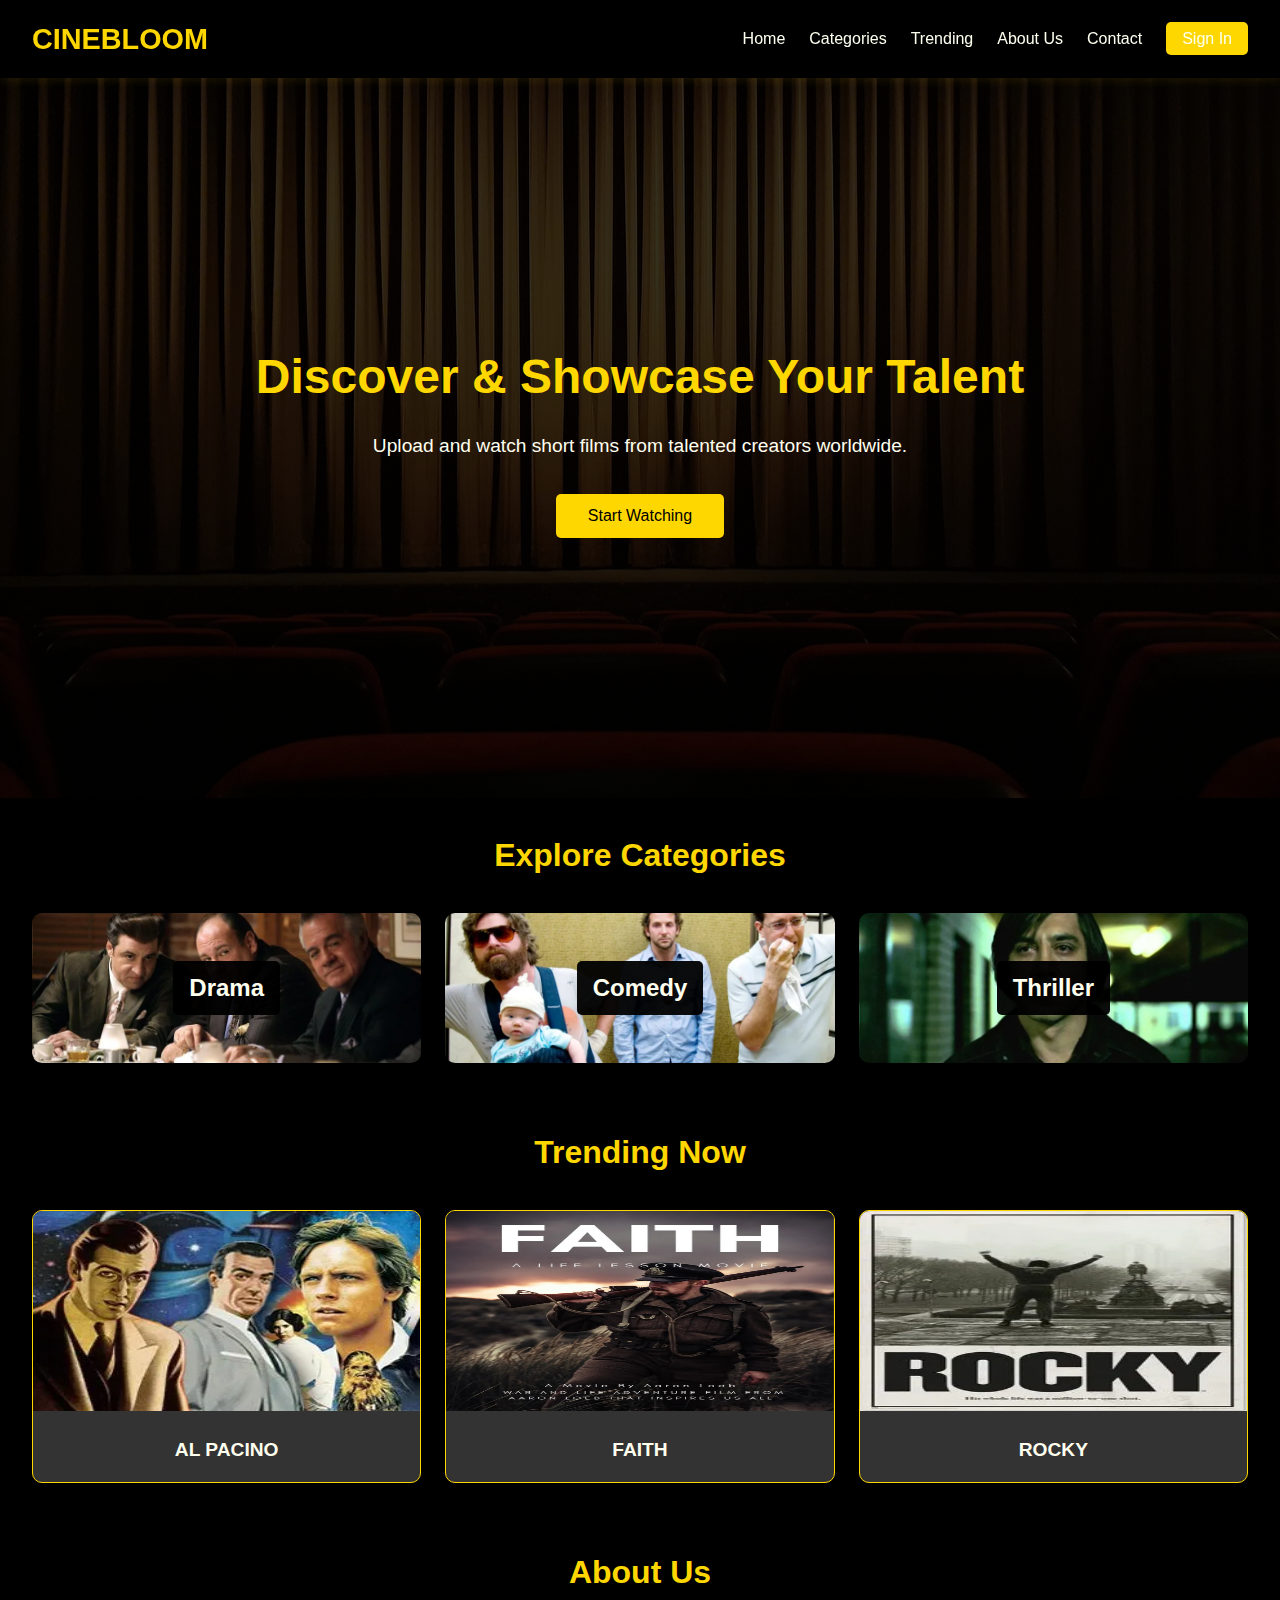
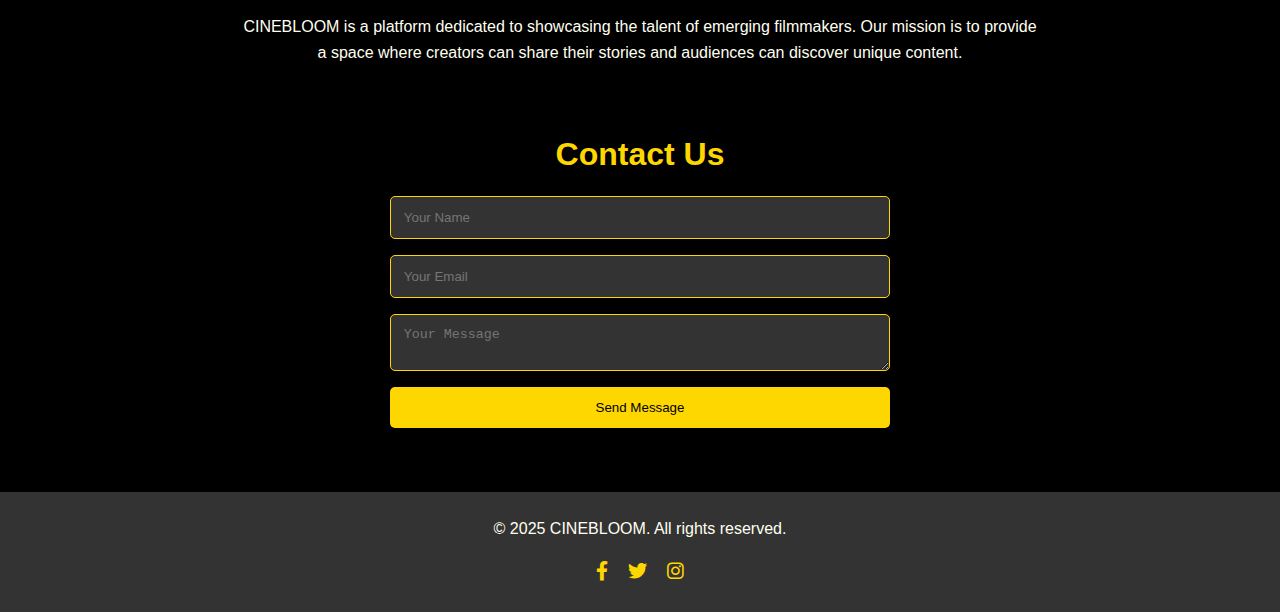
<file: index.html>
<!DOCTYPE html>
<html lang="en">
<head>
    <meta charset="UTF-8">
    <meta name="viewport" content="width=device-width, initial-scale=1.0">
    <meta name="description" content="Watch and upload short films. A platform for emerging filmmakers to showcase their talent.">
    <meta name="keywords" content="short films, indie films, film platform, watch movies online">
    <meta name="author" content="CINEBLOOM">
    <title>CINEBLOOM - MAKE YOUR OWN FILM</title>
    <link rel="stylesheet" href="style.css">
    <link rel="stylesheet" href="https://cdnjs.cloudflare.com/ajax/libs/font-awesome/6.0.0/css/all.min.css">
</head>
<body>
<header>
    <nav>
        <div class="logo">CINEBLOOM</div>
        <!-- Hamburger Menu Icon -->
        <div class="hamburger" id="hamburger">
            <i class="fas fa-bars"></i>
        </div>
        <!-- Navigation Links -->
        <ul class="nav-links" id="nav-links">
            <li><a href="#">Home</a></li>
            <li><a href="#categories">Categories</a></li>
            <li><a href="#trending">Trending</a></li>
            <li><a href="#about">About Us</a></li>
            <li><a href="#contact">Contact</a></li>
            <li><a href="signin.html" class="btn-signin">Sign In</a></li>
        </ul>
    </nav>
</header>

<main>
    <!-- Hero Section -->
    <section class="hero">
        <div class="hero-content">
            <h1>Discover & Showcase Your Talent</h1>
            <p>Upload and watch short films from talented creators worldwide.</p>
            <a href="signin.html"><button class="cta"> Start Watching</button></a>
        </div>
    </section>

    <!-- Categories Section -->
    <section id="categories" class="categories">
        <h2>Explore Categories</h2>
        <div class="category-grid">
            <div class="category-card" style="background-image: url('drama.webp');">
                <h3>Drama</h3>
            </div>
            <div class="category-card" style="background-image: url('comedy.webp');">
                <h3>Comedy</h3>
            </div>
            <div class="category-card" style="background-image: url('thriller.webp');">
                <h3>Thriller</h3>
            </div>
        </div>
    </section>

    <!-- Trending Section -->
    <section id="trending" class="movies">
        <h2>Trending Now</h2>
        <div class="movie-grid">
            <article class="movie-card">
                <img src="movie1.webp" alt="Movie 1">
                <h3>AL PACINO</h3>
            </article>
            <article class="movie-card">
                <img src="movie2.webp" alt="Movie 2">
                <h3>FAITH</h3>
            </article>
            <article class="movie-card">
                <img src="movie3.webp" alt="Movie 3">
                <h3>ROCKY</h3>
            </article>
        </div>
    </section>

    <!-- About Us Section -->
    <section id="about" class="about">
        <h2>About Us</h2>
        <p>CINEBLOOM is a platform dedicated to showcasing the talent of emerging filmmakers. Our mission is to provide a space where creators can share their stories and audiences can discover unique content.</p>
    </section>

    <!-- Contact Us Section -->
    <section id="contact" class="contact">
        <h2>Contact Us</h2>
        <form class="contact-form">
            <input type="text" placeholder="Your Name" required>
            <input type="email" placeholder="Your Email" required>
            <textarea placeholder="Your Message" required></textarea>
            <button type="submit">Send Message</button>
        </form>
    </section>
</main>

<footer>
    <p>&copy; 2025 CINEBLOOM. All rights reserved.</p>
    <div class="social-icons">
        <a href="#"><i class="fab fa-facebook-f"></i></a>
        <a href="#"><i class="fab fa-twitter"></i></a>
        <a href="#"><i class="fab fa-instagram"></i></a>
    </div>
</footer>

<!-- JavaScript for Hamburger Menu -->
<script>
    const hamburger = document.getElementById('hamburger');
    const navLinks = document.getElementById('nav-links');

    hamburger.addEventListener('click', () => {
        navLinks.classList.toggle('active');
    });
</script>
</body>
</html>
</file>
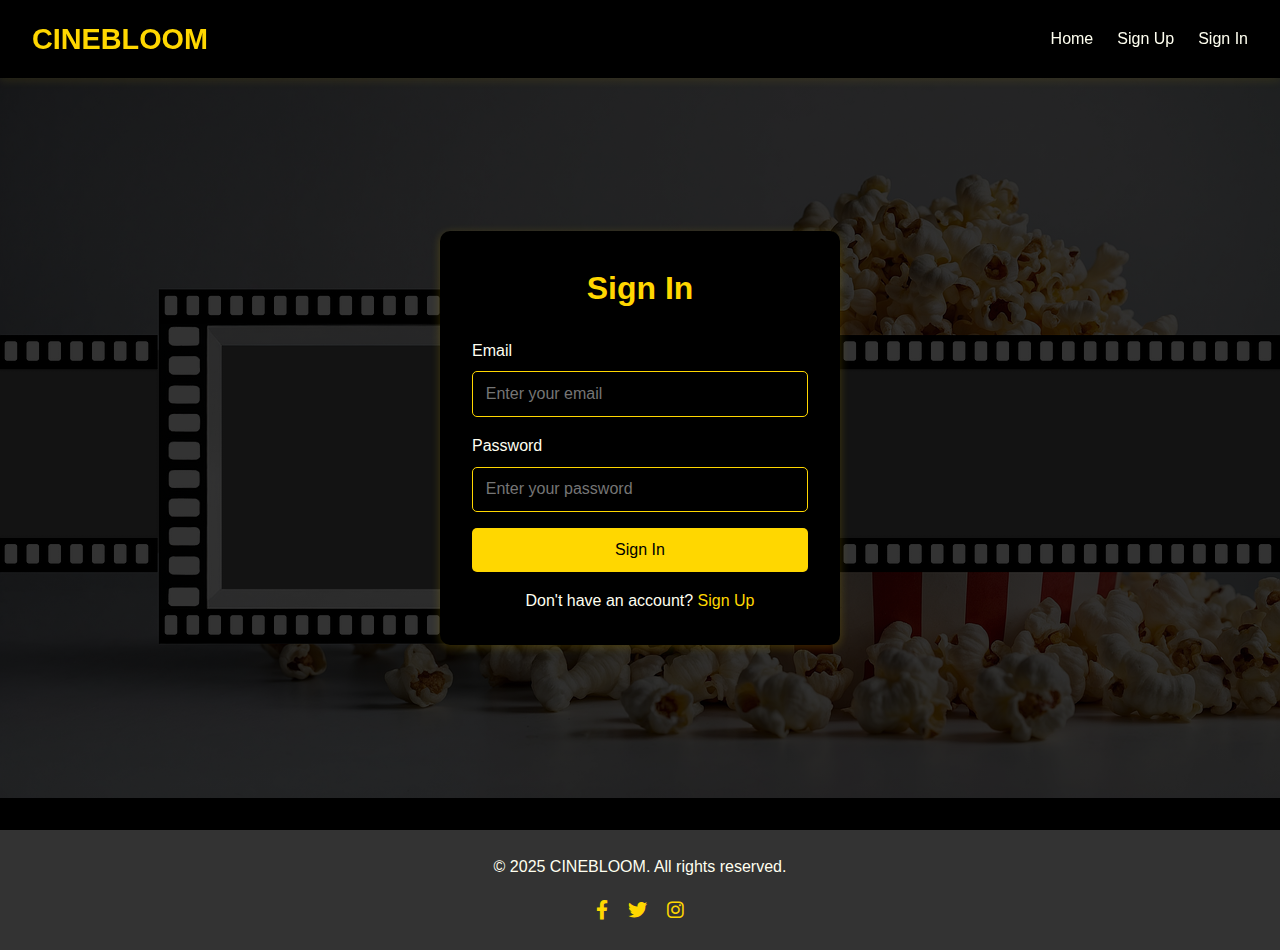
<file: signin.html>
<!DOCTYPE html>
<html lang="en">
<head>
    <meta charset="UTF-8">
    <meta name="viewport" content="width=device-width, initial-scale=1.0">
    <meta name="description" content="Sign in to CINEBLOOM and access your account.">
    <meta name="keywords" content="sign in, login, cinebloom">
    <meta name="author" content="CINEBLOOM">
    <title>Sign In - CINEBLOOM</title>
    <link rel="stylesheet" href="style.css">
    <link rel="stylesheet" href="https://cdnjs.cloudflare.com/ajax/libs/font-awesome/6.0.0/css/all.min.css">
</head>
<body>
    <header>
        <nav>
            <div class="logo">CINEBLOOM</div>
            <!-- Hamburger Menu Icon -->
            <div class="hamburger" id="hamburger">
                <i class="fas fa-bars"></i>
            </div>
            <!-- Navigation Links -->
            <ul class="nav-links" id="nav-links">
                <li><a href="index.html">Home</a></li>
                <li><a href="signup.html">Sign Up</a></li>
                <li><a href="signin.html">Sign In</a></li>
            </ul>
        </nav>
    </header>

    <main class="auth-container">
        <section class="auth-form">
            <h2>Sign In</h2>
            <form id="signinForm">
                <div class="form-group">
                    <label for="email">Email</label>
                    <input type="email" id="email" placeholder="Enter your email" required>
                </div>
                <div class="form-group">
                    <label for="password">Password</label>
                    <input type="password" id="password" placeholder="Enter your password" required>
                </div>
                <button type="submit" class="cta">Sign In</button>
            </form>
            <p>Don't have an account? <a href="signup.html">Sign Up</a></p>
        </section>
    </main>

    <footer>
        <p>&copy; 2025 CINEBLOOM. All rights reserved.</p>
        <div class="social-icons">
            <a href="#"><i class="fab fa-facebook-f"></i></a>
            <a href="#"><i class="fab fa-twitter"></i></a>
            <a href="#"><i class="fab fa-instagram"></i></a>
        </div>
    </footer>

    <script>
      





        const hamburger = document.getElementById('hamburger');
const navLinks = document.getElementById('nav-links');

hamburger.addEventListener('click', () => {
    navLinks.classList.toggle('active');
});
    </script>
</body>
</html>
</file>
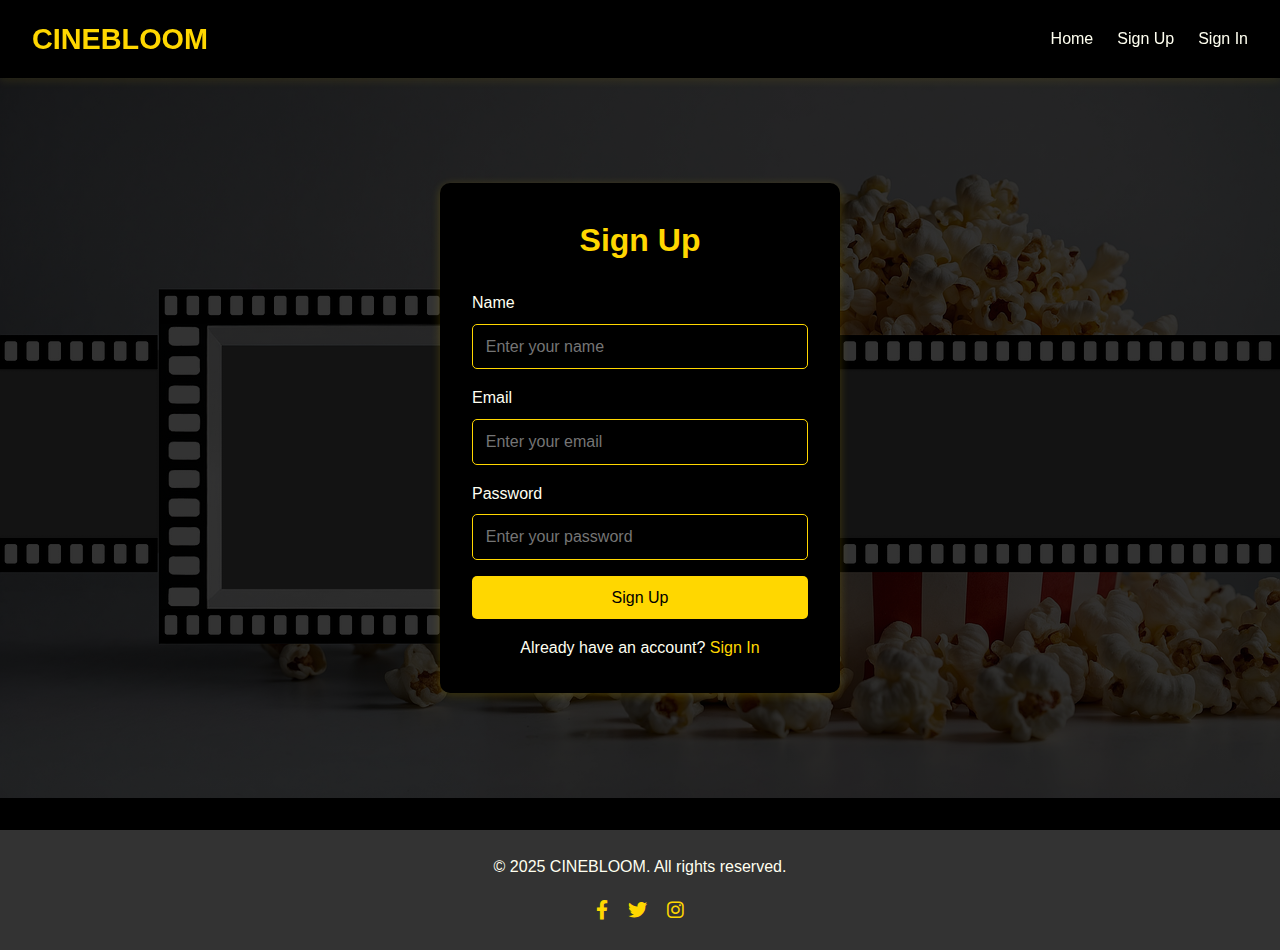
<file: signup.html>
<!DOCTYPE html>
<html lang="en">
<head>
    <meta charset="UTF-8">
    <meta name="viewport" content="width=device-width, initial-scale=1.0">
    <meta name="description" content="Sign up for CINEBLOOM and start your journey as a filmmaker.">
    <meta name="keywords" content="sign up, register, cinebloom">
    <meta name="author" content="CINEBLOOM">
    <title>Sign Up - CINEBLOOM</title>
    <link rel="stylesheet" href="style.css">
    <link rel="stylesheet" href="https://cdnjs.cloudflare.com/ajax/libs/font-awesome/6.0.0/css/all.min.css">
</head>
<body>
    <header>
        <nav>
            <div class="logo">CINEBLOOM</div>
            <!-- Hamburger Menu Icon -->
            <div class="hamburger" id="hamburger">
                <i class="fas fa-bars"></i>
            </div>
            <!-- Navigation Links -->
            <ul class="nav-links" id="nav-links">
                <li><a href="index.html">Home</a></li>
                <li><a href="signup.html">Sign Up</a></li>
                <li><a href="signin.html">Sign In</a></li>
            </ul>
        </nav>
    </header>
    <main class="auth-container">
        <section class="auth-form">
            <h2>Sign Up</h2>
            <form id="signupForm">
                <div class="form-group">
                    <label for="name">Name</label>
                    <input type="text" id="name" placeholder="Enter your name" required>
                </div>
                <div class="form-group">
                    <label for="email">Email</label>
                    <input type="email" id="email" placeholder="Enter your email" required>
                </div>
                <div class="form-group">
                    <label for="password">Password</label>
                    <input type="password" id="password" placeholder="Enter your password" required>
                </div>
                <button type="submit" class="cta">Sign Up</button>
            </form>
            <p>Already have an account? <a href="signin.html">Sign In</a></p>
        </section>
    </main>

    <footer>
        <p>&copy; 2025 CINEBLOOM. All rights reserved.</p>
        <div class="social-icons">
            <a href="#"><i class="fab fa-facebook-f"></i></a>
            <a href="#"><i class="fab fa-twitter"></i></a>
            <a href="#"><i class="fab fa-instagram"></i></a>
        </div>
    </footer>

    <script>
       




        const hamburger = document.getElementById('hamburger');
const navLinks = document.getElementById('nav-links');

hamburger.addEventListener('click', () => {
    navLinks.classList.toggle('active');
});
    </script>
</body>
</html>
</file>
<file: style.css>
/* General Styles */
* {
    margin: 0;
    padding: 0;
    box-sizing: border-box;
}

body {
    font-family: 'Arial', sans-serif;
    background-color: #000000; /* Jet Black */
    color: #FFFFF0; /* Ivory White */
    line-height: 1.6;
}

a {
    text-decoration: none;
    color: inherit;
}

/* Header & Navigation */
header {
    background-color: #000000; /* Jet Black */
    box-shadow: 0 2px 10px rgba(255, 215, 0, 0.1); /* Gold shadow */
    padding: 1rem 2rem;
    position: sticky;
    top: 0;
    z-index: 1000;
}

nav {
    display: flex;
    justify-content: space-between;
    align-items: center;
}

.logo {
    font-size: 1.8rem;
    font-weight: bold;
    color: #FFD700; /* Rich Gold */
}

.nav-links {
    list-style: none;
    display: flex;
    gap: 1.5rem;
}

.nav-links li a {
    color: #FFFFF0; /* Ivory White */
    font-weight: 500;
    transition: color 0.3s ease;
}

.nav-links li a:hover {
    color: #FFD700; /* Rich Gold */
}

.btn-signin {
    background-color: #FFD700; /* Rich Gold */
    color: #000000; /* Jet Black */
    padding: 0.5rem 1rem;
    border-radius: 5px;
    transition: background-color 0.3s ease;
}

.btn-signin:hover {
    background-color: #CCAC00; /* Darker Gold */
}

/* Hero Section */
.hero {
    background: linear-gradient(rgba(0, 0, 0, 0.8), rgba(0, 0, 0, 0.8)), url('hero2.jpg');
    background-size: cover;
    background-position: center;
    height: 80vh;
    display: flex;
    justify-content: center;
    align-items: center;
    text-align: center;
    animation: fadeIn 2s ease-in-out;
}

.hero-content h1 {
    font-size: 3rem;
    color: #FFD700; /* Rich Gold */
    margin-bottom: 1rem;
    animation: slideIn 1.5s ease-in-out;
}

.hero-content p {
    font-size: 1.2rem;
    color: #FFFFF0; /* Ivory White */
    margin-bottom: 2rem;
    animation: slideIn 2s ease-in-out;
}

.cta {
    background-color: #FFD700; /* Rich Gold */
    color: #000000; /* Jet Black */
    padding: 0.8rem 2rem;
    border: none;
    border-radius: 5px;
    font-size: 1rem;
    cursor: pointer;
    transition: background-color 0.3s ease;
    animation: fadeIn 2.5s ease-in-out;
}

.cta:hover {
    background-color: #CCAC00; /* Darker Gold */
}

/* Categories Section */
.categories {
    padding: 2rem;
    text-align: center;
}

.categories h2 {
    font-size: 2rem;
    color: #FFD700; /* Rich Gold */
    margin-bottom: 2rem;
}

.category-grid {
    display: grid;
    grid-template-columns: repeat(auto-fit, minmax(200px, 1fr));
    gap: 1.5rem;
}

.category-card {
    background-size: cover;
    background-position: center;
    height: 150px;
    display: flex;
    justify-content: center;
    align-items: center;
    border-radius: 10px;
    overflow: hidden;
    transition: transform 0.3s ease, box-shadow 0.3s ease;
}

.category-card h3 {
    font-size: 1.5rem;
    color: #FFFFF0; /* Ivory White */
    background-color: rgba(0, 0, 0, 0.95);
    padding: 0.5rem 1rem;
    border-radius: 5px;
}

.category-card:hover {
    transform: translateY(-10px);
    box-shadow: 0 10px 20px rgba(255, 215, 0, 0.2); /* Gold shadow */
}

/* Trending Section */
.movies {
    padding: 2rem;
    text-align: center;
}

.movies h2 {
    font-size: 2rem;
    color: #FFD700; /* Rich Gold */
    margin-bottom: 2rem;
}

.movie-grid {
    display: grid;
    grid-template-columns: repeat(auto-fit, minmax(250px, 1fr));
    gap: 1.5rem;
}

.movie-card {
    background-color: #333333; /* Charcoal Gray */
    border: 1px solid #FFD700; /* Rich Gold */
    border-radius: 10px;
    overflow: hidden;
    transition: transform 0.3s ease, box-shadow 0.3s ease;
}

.movie-card:hover {
    transform: translateY(-10px);
    box-shadow: 0 10px 20px rgba(255, 215, 0, 0.2); /* Gold shadow */
}

.movie-card img {
    width: 100%;
    height: 200px;
    object-fit:fill;
}

.movie-card h3 {
    font-size: 1.2rem;
    color: #FFFFF0; /* Ivory White */
    padding: 1rem;
}

/* About Us Section */
.about {
    padding: 2rem;
    text-align: center;
}

.about h2 {
    font-size: 2rem;
    color: #FFD700; /* Rich Gold */
    margin-bottom: 1rem;
}

.about p {
    font-size: 1rem;
    color: #FFFFF0; /* Ivory White */
    max-width: 800px;
    margin: 0 auto;
}

/* Contact Us Section */
.contact {
    padding: 2rem;
    text-align: center;
}

.contact h2 {
    font-size: 2rem;
    color: #FFD700; /* Rich Gold */
    margin-bottom: 1rem;
}

.contact-form {
    display: flex;
    flex-direction: column;
    gap: 1rem;
    max-width: 500px;
    margin: 0 auto;
}

.contact-form input, .contact-form textarea {
    padding: 0.8rem;
    border: 1px solid #FFD700; /* Rich Gold */
    border-radius: 5px;
    background-color: #333333; /* Charcoal Gray */
    color: #FFFFF0; /* Ivory White */
}

.contact-form button {
    background-color: #FFD700; /* Rich Gold */
    color: #000000; /* Jet Black */
    padding: 0.8rem;
    border: none;
    border-radius: 5px;
    cursor: pointer;
    transition: background-color 0.3s ease;
}

.contact-form button:hover {
    background-color: #CCAC00; /* Darker Gold */
}

/* Footer */
footer {
    background-color: #333333; /* Charcoal Gray */
    color: #FFFFF0; /* Ivory White */
    text-align: center;
    padding: 1.5rem;
    margin-top: 2rem;
}

.social-icons {
    margin-top: 1rem;
}

.social-icons a {
    color: #FFD700; /* Rich Gold */
    margin: 0 0.5rem;
    font-size: 1.2rem;
    transition: color 0.3s ease;
}

.social-icons a:hover {
    color: #CCAC00; /* Darker Gold */
}

/* Animations */
@keyframes fadeIn {
    from { opacity: 0; }
    to { opacity: 1; }
}

@keyframes slideIn {
    from { transform: translateY(20px); opacity: 0; }
    to { transform: translateY(0); opacity: 1; }
}




/* Hamburger Menu */
.hamburger {
    display: none; /* Hide by default */
    font-size: 1.5rem;
    color: #FFD700; /* Rich Gold */
    cursor: pointer;
}




/* Auth Container */
.auth-container {
    background: linear-gradient(rgba(0, 0, 0, 0.8), rgba(0, 0, 0, 0.8)), url('hero.jpg');
    background-size: cover;
    background-position: center;
    display: flex;
    justify-content: center;
    align-items: center;
    height: 80vh;
    background-color: #000000; /* Jet Black */
}

/* Auth Form */
.auth-form {
    background-color: black; /* Charcoal Gray */
    padding: 2rem;
    border-radius: 10px;
    width: 100%;
    max-width: 400px;
    text-align: center;
    box-shadow: 0 2px 10px rgba(255, 215, 0, 0.2); /* Gold shadow */
}

.auth-form h2 {
    font-size: 2rem;
    color: #FFD700; /* Rich Gold */
    margin-bottom: 1.5rem;
}

.auth-form .form-group {
    margin-bottom: 1rem;
    text-align: left;
}

.auth-form label {
    display: block;
    font-size: 1rem;
    color: #FFFFF0; /* Ivory White */
    margin-bottom: 0.5rem;
}

.auth-form input {
    width: 100%;
    padding: 0.8rem;
    border: 1px solid #FFD700; /* Rich Gold */
    border-radius: 5px;
    background-color: #000000; /* Jet Black */
    color: #FFFFF0; /* Ivory White */
    font-size: 1rem;
}

.auth-form input:focus {
    outline: none;
    border-color: #CCAC00; /* Darker Gold */
}

.auth-form .cta {
    width: 100%;
    padding: 0.8rem;
    background-color: #FFD700; /* Rich Gold */
    color: #000000; /* Jet Black */
    border: none;
    border-radius: 5px;
    font-size: 1rem;
    cursor: pointer;
    transition: background-color 0.3s ease;
}

.auth-form .cta:hover {
    background-color: #CCAC00; /* Darker Gold */
}

.auth-form p {
    margin-top: 1rem;
    color: #FFFFF0; /* Ivory White */
}

.auth-form a {
    color: #FFD700; /* Rich Gold */
    text-decoration: none;
    transition: color 0.3s ease;
}

.auth-form a:hover {
    color: #CCAC00; /* Darker Gold */
}






















/* Media Queries for Responsiveness */
@media (max-width: 768px) {
    /* Hide Navigation Links */
    .nav-links {
        display: none;
        flex-direction: column;
        position: absolute;
        top: 70px; /* Adjust based on header height */
        right: -100%; /* Start off-screen */
        background-color: #000000; /* Jet Black */
        width: 100%;
        text-align: center;
        padding: 1rem 0;
        transition: right 0.3s ease-in-out; /* Smooth slide-in transition */
    }

    .nav-links.active {
        display: flex; /* Show when active */
        right: 0; /* Slide in from the right */
    }

    .hamburger {
        display: block; /* Show hamburger icon */
    }

    /* Adjust Logo Size */
    .logo {
        font-size: 1.5rem;
    }

    /* Hero Section */
    .hero-content h1 {
        font-size: 2rem;
    }

    .hero-content p {
        font-size: 1rem;
    }

    .cta {
        padding: 0.6rem 1.5rem;
    }

    /* Trending Section */
    .movies h2 {
        font-size: 1.5rem;
    }

    .movie-grid {
        grid-template-columns: repeat(auto-fit, minmax(200px, 1fr));
    }

    .movie-card h3 {
        font-size: 1rem;
    }






}

@media (max-width: 480px) {
    /* Hero Section */
    .hero-content h1 {
        font-size: 1.5rem;
    }

    .hero-content p {
        font-size: 0.9rem;
    }

    .cta {
        padding: 0.5rem 1rem;
        font-size: 0.9rem;
    }

    /* Trending Section */
    .movie-grid {
        grid-template-columns: repeat(auto-fit, minmax(150px, 1fr));
    }

    .movie-card img {
        height: 150px;
    }

    .movie-card h3 {
        font-size: 0.9rem;
    }

    /* Footer */
    footer p {
        font-size: 0.9rem;
    }

    .social-icons a {
        font-size: 1rem;
    }
}

/* Animations */
@keyframes fadeIn {
    from { opacity: 0; }
    to { opacity: 1; }
}

@keyframes slideIn {
    from { transform: translateY(20px); opacity: 0; }
    to { transform: translateY(0); opacity: 1; }
}
</file>
